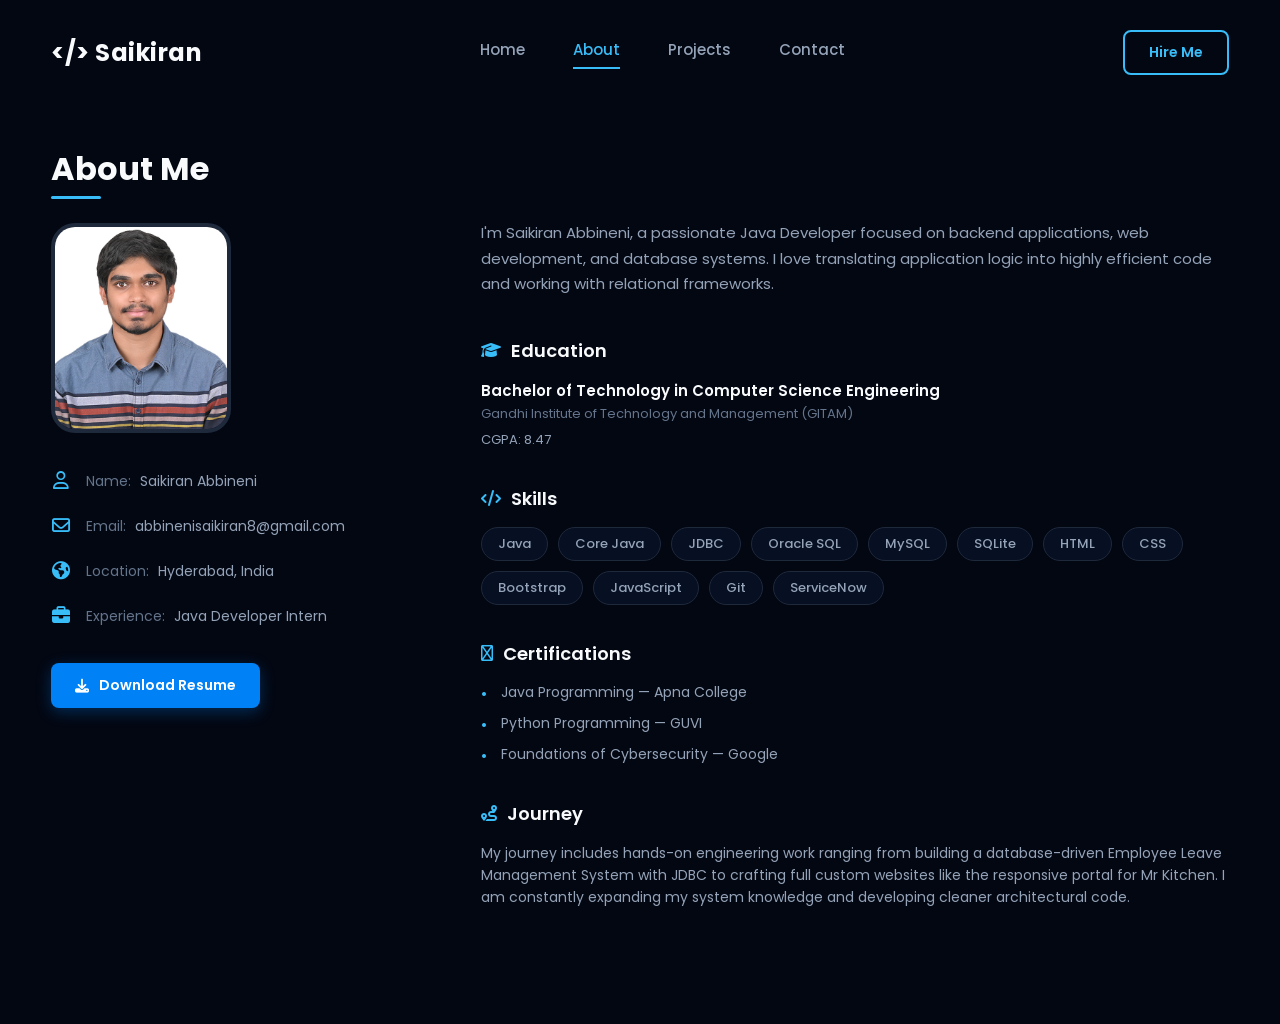
<file: about.html>
<!DOCTYPE html>
<html lang="en">
<head>
  <meta charset="UTF-8">
  <meta name="viewport" content="width=device-width, initial-scale=1.0">
  <title>About Me | Saikiran Abbineni</title>
  <link href="https://fonts.googleapis.com/css2?family=Poppins:wght@300;400;500;600;700&display=swap" rel="stylesheet">
  <link rel="stylesheet" href="https://cdnjs.cloudflare.com/ajax/libs/font-awesome/6.4.0/css/all.min.css">
  <link rel="stylesheet" href="style.css">
</head>
<body>

<div class="body-div">

  <header class="top-bar">
    <a href="#" class="logo">&lt;/&gt; Saikiran</a>
    <nav class="nav-links">
      <a href="index.html">Home</a>
      <a href="about.html" class="active-link">About</a>
      <a href="projects.html">Projects</a>
      <a href="contact.html">Contact</a>
    </nav>
    <a href="" class="hire-btn" id="hireBtn">Hire Me</a>
  </header>

  <main class="main-content">

    <div class="left-side">
      <h2 class="main-title">About Me</h2>

      <div class="profile-pic">
        <img src="profile.JPG" alt="Saikiran Abbineni">
      </div>

      <div class="info-list">
        <div class="info-line">
          <i class="fa-regular fa-user"></i>
          <div>
            <span class="gray-text">Name:</span>
            <span class="white-text">Saikiran Abbineni</span>
          </div>
        </div>
        <div class="info-line">
          <i class="fa-regular fa-envelope"></i>
          <div>
            <span class="gray-text">Email:</span>
            <span class="white-text">abbinenisaikiran8@gmail.com</span>
          </div>
        </div>
        <div class="info-line">
          <i class="fa-solid fa-earth-americas"></i>
          <div>
            <span class="gray-text">Location:</span>
            <span class="white-text">Hyderabad, India</span>
          </div>
        </div>
        <div class="info-line">
          <i class="fa-solid fa-briefcase"></i>
          <div>
            <span class="gray-text">Experience:</span>
            <span class="white-text">Java Developer Intern</span>
          </div>
        </div>
      </div>

      <a href="#" class="blue-btn" id="downloadBtn2"><i class="fa-solid fa-download"></i> Download Resume</a>
    </div>

    <div class="right-side">

      <p class="intro-text">
        I'm Saikiran Abbineni, a passionate Java Developer focused on backend applications, web development, and database systems. I love translating application logic into highly efficient code and working with relational frameworks.
      </p>

      <div class="info-section">
        <h3 class="section-heading"><i class="fa-solid fa-graduation-cap"></i> Education</h3>
        <div class="education-text">
          <h4>Bachelor of Technology in Computer Science Engineering</h4>
          <p class="school-name">Gandhi Institute of Technology and Management (GITAM)</p>
          <p class="grades">CGPA: 8.47</p>
        </div>
      </div>

      <div class="info-section">
        <h3 class="section-heading"><i class="fa-solid fa-code"></i> Skills</h3>
        <div class="skills-list">
          <span class="skill-tag">Java</span>
          <span class="skill-tag">Core Java</span>
          <span class="skill-tag">JDBC</span>
          <span class="skill-tag">Oracle SQL</span>
          <span class="skill-tag">MySQL</span>
          <span class="skill-tag">SQLite</span>
          <span class="skill-tag">HTML</span>
          <span class="skill-tag">CSS</span>
          <span class="skill-tag">Bootstrap</span>
          <span class="skill-tag">JavaScript</span>
          <span class="skill-tag">Git</span>
          <span class="skill-tag">ServiceNow</span>
        </div>
      </div>

      <div class="info-section">
        <h3 class="section-heading"><i class="fa-regular fa-award"></i> Certifications</h3>
        <ul class="bullet-points">
          <li>Java Programming — Apna College</li>
          <li>Python Programming — GUVI</li>
          <li>Foundations of Cybersecurity — Google</li>
        </ul>
      </div>

      <div class="info-section">
        <h3 class="section-heading"><i class="fa-solid fa-route"></i> Journey</h3>
        <p class="paragraph-text">
          My journey includes hands-on engineering work ranging from building a database-driven Employee Leave Management System with JDBC to crafting full custom websites like the responsive portal for Mr Kitchen. I am constantly expanding my system knowledge and developing cleaner architectural code.
        </p>
      </div>

    </div>

  </main>

</div>
<script src="script.js"></script>

</body>
</html>
</file>
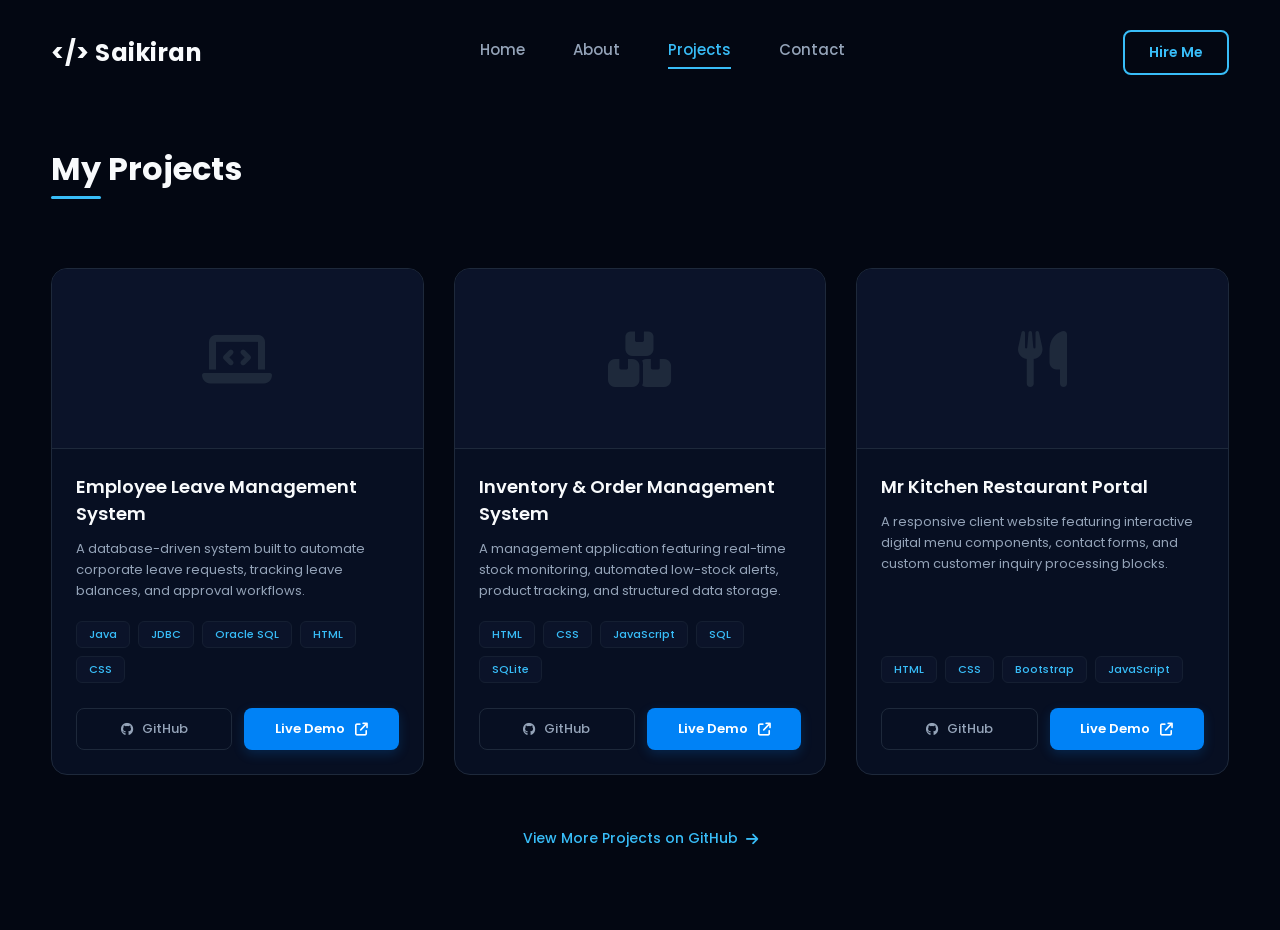
<file: projects.html>
<!DOCTYPE html>
<html lang="en">
<head>
  <meta charset="UTF-8">
  <meta name="viewport" content="width=device-width, initial-scale=1.0">
  <title>My Projects | Saikiran Abbineni</title>
  <link href="https://fonts.googleapis.com/css2?family=Poppins:wght@300;400;500;600;700&display=swap" rel="stylesheet">
  <link rel="stylesheet" href="https://cdnjs.cloudflare.com/ajax/libs/font-awesome/6.4.0/css/all.min.css">
  <link rel="stylesheet" href="style.css">
</head>
<body>

<div class="body-div">

  <header class="top-bar">
    <a href="#" class="logo">&lt;/&gt; Saikiran</a>
    <nav class="nav-links">
      <a href="index.html">Home</a>
      <a href="about.html" >About</a>
      <a href="projects.html" class="active-link">Projects</a>
      <a href="contact.html">Contact</a>
    </nav>
    <a href="" class="hire-btn" id="hireBtn">Hire Me</a>
  </header>

  <main class="main-content-projects">

    <div class="title-area">
      <h2 class="main-title">My Projects</h2>
    </div>

    <div class="projects-grid">

      <div class="project-card">
        <div class="image-box">
          <i class="fa-solid fa-laptop-code"></i>
        </div>
        <div class="card-text">
          <h3>Employee Leave Management System</h3>
          <p class="description">
            A database-driven system built to automate corporate leave requests, tracking leave balances, and approval workflows.
          </p>

          <div class="tech-list">
            <span class="tech-tag">Java</span>
            <span class="tech-tag">JDBC</span>
            <span class="tech-tag">Oracle SQL</span>
            <span class="tech-tag">HTML</span>
            <span class="tech-tag">CSS</span>
          </div>

          <div class="btn-group">
            <a href="#" class="outline-btn"><i class="fa-brands fa-github"></i> GitHub</a>
            <a href="#" class="blue-btn">Live Demo <i class="fa-solid fa-arrow-up-right-from-square"></i></a>
          </div>
        </div>
      </div>

      <div class="project-card">
        <div class="image-box">
          <i class="fa-solid fa-boxes-stacked"></i>
        </div>
        <div class="card-text">
          <h3>Inventory & Order Management System</h3>
          <p class="description">
            A management application featuring real-time stock monitoring, automated low-stock alerts, product tracking, and structured data storage.
          </p>

          <div class="tech-list">
            <span class="tech-tag">HTML</span>
            <span class="tech-tag">CSS</span>
            <span class="tech-tag">JavaScript</span>
            <span class="tech-tag">SQL</span>
            <span class="tech-tag">SQLite</span>
          </div>

          <div class="btn-group">
            <a href="#" class="outline-btn"><i class="fa-brands fa-github"></i> GitHub</a>
            <a href="#" class="blue-btn">Live Demo <i class="fa-solid fa-arrow-up-right-from-square"></i></a>
          </div>
        </div>
      </div>

      <div class="project-card">
        <div class="image-box">
          <i class="fa-solid fa-utensils"></i>
        </div>
        <div class="card-text">
          <h3>Mr Kitchen Restaurant Portal</h3>
          <p class="description">
            A responsive client website featuring interactive digital menu components, contact forms, and custom customer inquiry processing blocks.
          </p>

          <div class="tech-list">
            <span class="tech-tag">HTML</span>
            <span class="tech-tag">CSS</span>
            <span class="tech-tag">Bootstrap</span>
            <span class="tech-tag">JavaScript</span>
          </div>

          <div class="btn-group">
            <a href="#" class="outline-btn"><i class="fa-brands fa-github"></i> GitHub</a>
            <a href="#" class="blue-btn">Live Demo <i class="fa-solid fa-arrow-up-right-from-square"></i></a>
          </div>
        </div>
      </div>

    </div>

    <div class="bottom-area">
      <a href="https://github.com/Abbineni06" class="view-more-link">View More Projects on GitHub <i class="fa-solid fa-arrow-right"></i></a>
    </div>

  </main>

</div>
<script src="script.js"></script>
</body>
</html>
</file>
<file: style.css>
* {
    margin: 0;
    padding: 0;
    box-sizing: border-box;
    font-family: 'Poppins', sans-serif;
    -webkit-font-smoothing: antialiased;
    -moz-osx-font-smoothing: grayscale;
}

body {
    background-color: #030712;
    color: #F8FAFC;
    min-height: 100vh;
    min-height: -webkit-fill-available;
    width: 100%;
    overflow-x: hidden;
}

html {
    height: -webkit-fill-available;
}

.body-div, .container {
    width: 100%;
    max-width: 1400px;
    margin: 0 auto;
    padding: 0 4%;
}

header, .top-bar {
    display: flex;
    justify-content: space-between;
    align-items: center;
    padding: 30px 0;
    width: 100%;
}

.logo {
    font-size: 24px;
    font-weight: 700;
    color: #F8FAFC;
    text-decoration: none;
    letter-spacing: 0.5px;
}

nav a, .nav-links a {
    font-size: 15px;
    color: #94A3B8;
    text-decoration: none;
    margin: 0 22px;
    font-weight: 500;
    transition: color 0.3s;
    display: inline-block;
}

nav a:hover, nav a.active,
.nav-links a:hover, .nav-links a.active-link {
    color: #38BDF8;
    border-bottom: 2px solid #38BDF8;
    padding-bottom: 6px;
}

.hire-btn {
    padding: 10px 24px;
    background: transparent;
    border: 2px solid #38BDF8;
    color: #38BDF8;
    border-radius: 8px;
    text-decoration: none;
    font-weight: 600;
    font-size: 14px;
    transition: all 0.3s;
}

.hire-btn:hover {
    background-color: #0EA5E9;
    color: #030712;
    border-color: #0EA5E9;
}

.btn-resume-nav {
    padding: 10px 22px;
    background: transparent;
    border: 1px solid #475569;
    color: #F8FAFC;
    border-radius: 8px;
    text-decoration: none;
    font-size: 14px;
    font-weight: 500;
    transition: background 0.3s, border-color 0.3s;
}

.btn-resume-nav:hover {
    background-color: rgba(255, 255, 255, 0.05);
    border-color: #94A3B8;
}

.main-title {
    font-size: 32px;
    font-weight: 700;
    color: #F8FAFC;
    margin-bottom: 30px;
    position: relative;
    display: inline-block;
}

.main-title::after {
    content: '';
    position: absolute;
    left: 0;
    bottom: -6px;
    width: 50px;
    height: 3px;
    background-color: #38BDF8;
    border-radius: 2px;
}

.main-content, .contact-main-content {
    display: flex;
    gap: 50px;
    padding: 40px 0 80px 0;
    width: 100%;
}

.left-side {
    width: 380px;
    max-width: 100%;
    flex-shrink: 0;
    min-width: 0;
}

.right-side {
    flex: 1;
    padding-top: 75px;
    min-width: 0;
}

.blue-btn {
    display: inline-flex;
    align-items: center;
    gap: 10px;
    padding: 12px 24px;
    background-color: #0082F6;
    color: #FFFFFF;
    border-radius: 8px;
    text-decoration: none;
    font-weight: 600;
    font-size: 14px;
    box-shadow: 0 4px 15px rgba(0, 130, 246, 0.3);
    transition: background 0.3s;
}

.blue-btn:hover {
    background-color: #006dd1;
}

.hero {
    display: flex;
    align-items: center;
    justify-content: space-between;
    padding: 60px 0 40px 0;
    position: relative;
    min-height: 550px;
    width: 100%;
    gap: 20px;
}

@supports (-webkit-touch-callout: none) {
    .hero {
        min-height: -webkit-fill-available;
    }
}

.hero-content {
    flex: 1;
    max-width: 600px;
    z-index: 5;
    min-width: 0;
}

.badge {
    display: inline-block;
    padding: 6px 16px;
    background-color: rgba(30, 41, 59, 0.6);
    border: 1px solid #1E293B;
    border-radius: 20px;
    color: #38BDF8;
    font-size: 14px;
    font-weight: 500;
    margin-bottom: 20px;
}

.hero-content h1 {
    font-size: clamp(38px, 5vw, 72px);
    font-weight: 700;
    color: #F8FAFC;
    line-height: 1.1;
}

.hero-content h2 {
    font-size: clamp(22px, 3vw, 36px);
    font-weight: 700;
    color: #38BDF8;
    margin-bottom: 25px;
}

.hero-content p {
    font-size: 16px;
    color: #94A3B8;
    line-height: 1.6;
    margin-bottom: 35px;
    max-width: 480px;
}

.hero-btns {
    display: flex;
    gap: 18px;
    margin-bottom: 45px;
    flex-wrap: wrap;
}

.btn-primary {
    padding: 14px 32px;
    background-color: #0082F6;
    color: #FFFFFF;
    border-radius: 8px;
    text-decoration: none;
    font-weight: 600;
    font-size: 15px;
    display: flex;
    align-items: center;
    gap: 8px;
    box-shadow: 0 4px 20px rgba(0, 130, 246, 0.3);
    transition: background 0.3s;
}

.btn-primary:hover {
    background-color: #006dd1;
}

.btn-outline {
    padding: 14px 32px;
    background: transparent;
    border: 1px solid #1E293B;
    color: #F8FAFC;
    border-radius: 8px;
    text-decoration: none;
    font-weight: 500;
    font-size: 15px;
    display: flex;
    align-items: center;
    gap: 10px;
    transition: background 0.3s;
}

.btn-outline:hover {
    background: rgba(255, 255, 255, 0.03);
}

.social-share {
    display: flex;
    align-items: center;
    gap: 15px;
    flex-wrap: wrap;
}

.social-share span {
    font-size: 14px;
    color: #64748B;
}

.social-links {
    display: flex;
    gap: 12px;
}

.social-links a {
    width: 38px;
    height: 38px;
    background-color: #0B1329;
    border: 1px solid #1E293B;
    border-radius: 50%;
    display: flex;
    justify-content: center;
    align-items: center;
    color: #94A3B8;
    text-decoration: none;
    font-size: 15px;
    transition: color 0.3s, border-color 0.3s;
}

.social-links a:hover {
    color: #38BDF8;
    border-color: #38BDF8;
}

.hero-image-wrapper {
    position: relative;
    width: 100%;
    max-width: 500px;
    height: auto;
    z-index: 1;
}

.hero-img {
    width: 100%;
    height: auto;
    max-height: 520px;
    object-fit: contain;
    border-radius: 20%;
    mix-blend-mode: lighten;
}

.skills-section {
    background-color: #070F22;
    border: 1px solid #0F172A;
    border-radius: 16px;
    padding: 40px;
    margin-bottom: 30px;
    width: 100%;
}

.section-title-area {
    text-align: center;
    margin-bottom: 35px;
}

.section-title-area .sub-title {
    font-size: 11px;
    font-weight: 600;
    letter-spacing: 1.5px;
    color: #38BDF8;
    display: block;
    margin-bottom: 5px;
}

.section-title-area h3 {
    font-size: 22px;
    font-weight: 700;
    color: #F8FAFC;
}

.skills-grid {
    display: flex;
    flex-wrap: wrap;
    justify-content: space-evenly;
    gap: 16px;
    width: 100%;
}

.skill-card {
    background-color: #0B1329;
    border: 1px solid #151F32;
    border-radius: 12px;
    padding: 22px 10px;
    width: 115px;
    flex-shrink: 0;
    display: flex;
    flex-direction: column;
    align-items: center;
    gap: 14px;
    transition: transform 0.2s, border-color 0.2s;
}

.skill-card:hover {
    transform: translateY(-4px);
    border-color: #1E293B;
}

.skill-card img {
    width: 40px;
    height: 40px;
}

.invert-mysql {
    filter: brightness(0) invert(1);
}

.skill-card span {
    font-size: 13px;
    font-weight: 500;
    color: #94A3B8;
}

.about-footer {
    background-color: #070F22;
    border: 1px solid #0F172A;
    border-radius: 16px;
    padding: 30px 40px;
    display: flex;
    justify-content: space-between;
    align-items: center;
    margin-bottom: 50px;
    gap: 40px;
    width: 100%;
}

.about-profile {
    display: flex;
    align-items: center;
    gap: 20px;
    flex: 1;
    min-width: 0;
}

.profile-icon {
    width: 56px;
    height: 56px;
    border-radius: 50%;
    border: 1px solid #0082F6;
    display: flex;
    justify-content: center;
    align-items: center;
    color: #38BDF8;
    font-size: 20px;
    flex-shrink: 0;
}

.profile-text h4 {
    font-size: 18px;
    color: #F8FAFC;
    margin-bottom: 4px;
}

.profile-text p {
    font-size: 13px;
    color: #94A3B8;
    line-height: 1.5;
    max-width: 520px;
}

.stats-counter {
    display: flex;
    gap: 40px;
    flex-shrink: 0;
}

.stat-item {
    text-align: center;
    position: relative;
}

.stat-item:not(:last-child)::after {
    content: '';
    position: absolute;
    right: -20px;
    top: 15%;
    width: 1px;
    height: 70%;
    background-color: #151F32;
}

.stat-item i {
    color: #38BDF8;
    font-size: 16px;
    margin-bottom: 6px;
}

.stat-item h5 {
    font-size: 20px;
    color: #F8FAFC;
    font-weight: 700;
}

.stat-item p {
    font-size: 11px;
    color: #64748B;
    margin-top: 2px;
}

.profile-pic {
    width: 180px;
    height: 210px;
    border-radius: 24px;
    overflow: hidden;
    border: 4px solid #1E293B;
    margin-bottom: 35px;
}

.profile-pic img {
    width: 100%;
    height: 100%;
    object-fit: cover;
}

.info-list {
    display: flex;
    flex-direction: column;
    gap: 20px;
    margin-bottom: 35px;
}

.info-line {
    display: flex;
    align-items: center;
    gap: 15px;
}

.info-line i {
    color: #38BDF8;
    font-size: 18px;
    width: 20px;
    text-align: center;
}

.info-line .gray-text {
    font-size: 14px;
    color: #64748B;
    margin-right: 5px;
}

.info-line .white-text {
    font-size: 14px;
    color: #94A3B8;
}

.intro-text {
    font-size: 15px;
    color: #94A3B8;
    line-height: 1.7;
    margin-bottom: 40px;
}

.info-section {
    margin-bottom: 35px;
}

.section-heading {
    font-size: 18px;
    font-weight: 600;
    color: #F8FAFC;
    margin-bottom: 15px;
    display: flex;
    align-items: center;
    gap: 10px;
}

.section-heading i {
    color: #38BDF8;
    font-size: 16px;
}

.education-text h4 {
    font-size: 15px;
    font-weight: 600;
    color: #F8FAFC;
}

.education-text .school-name {
    font-size: 13px;
    color: #64748B;
    margin: 2px 0 6px 0;
}

.education-text .grades {
    font-size: 13px;
    color: #94A3B8;
}

.skills-list {
    display: flex;
    flex-wrap: wrap;
    gap: 10px;
}

.skill-tag {
    background-color: #070F22;
    border: 1px solid #1E293B;
    color: #94A3B8;
    padding: 6px 16px;
    border-radius: 20px;
    font-size: 13px;
    font-weight: 500;
}

.bullet-points {
    list-style: none;
    display: flex;
    flex-direction: column;
    gap: 10px;
}

.bullet-points li {
    font-size: 14px;
    color: #94A3B8;
    position: relative;
    padding-left: 20px;
}

.bullet-points li::before {
    content: '•';
    color: #38BDF8;
    position: absolute;
    left: 0;
    font-size: 18px;
    top: -2px;
}

.paragraph-text {
    font-size: 14px;
    color: #94A3B8;
    line-height: 1.6;
}

.main-content-projects {
    display: block;
    padding: 40px 0 80px 0;
    width: 100%;
}

.title-area {
    margin-bottom: 45px;
    width: 100%;
}

.projects-grid {
    display: grid;
    grid-template-columns: repeat(3, 1fr);
    gap: 30px;
    width: 100%;
}

.project-card {
    background-color: #070F22;
    border: 1px solid #1E293B;
    border-radius: 16px;
    overflow: hidden;
    display: flex;
    flex-direction: column;
    transition: transform 0.3s, border-color 0.3s;
    width: 100%;
}

.project-card:hover {
    transform: translateY(-6px);
    border-color: #38BDF8;
}

.image-box {
    background-color: #0B1329;
    height: 180px;
    display: flex;
    justify-content: center;
    align-items: center;
    border-bottom: 1px solid #1E293B;
}

.image-box i {
    color: #1E293B;
    font-size: 56px;
    transition: color 0.3s;
}

.project-card:hover .image-box i {
    color: #38BDF8;
}

.card-text {
    padding: 24px;
    display: flex;
    flex-direction: column;
    flex: 1;
}

.card-text h3 {
    font-size: 18px;
    font-weight: 600;
    color: #F8FAFC;
    margin-bottom: 12px;
}

.card-text .description {
    font-size: 13px;
    color: #94A3B8;
    line-height: 1.6;
    margin-bottom: 20px;
    flex: 1;
}

.tech-list {
    display: flex;
    flex-wrap: wrap;
    gap: 8px;
    margin-bottom: 25px;
}

.tech-tag {
    background-color: #0B1329;
    border: 1px solid #151F32;
    color: #38BDF8;
    font-size: 11px;
    font-weight: 500;
    padding: 4px 12px;
    border-radius: 6px;
}

.btn-group {
    display: flex;
    gap: 12px;
}

.outline-btn {
    flex: 1;
    padding: 10px 0;
    text-align: center;
    background: transparent;
    border: 1px solid #1E293B;
    color: #94A3B8;
    text-decoration: none;
    font-size: 13px;
    font-weight: 500;
    border-radius: 8px;
    display: flex;
    justify-content: center;
    align-items: center;
    gap: 8px;
    transition: all 0.2s;
}

.outline-btn:hover {
    color: #F8FAFC;
    border-color: #64748B;
    background-color: rgba(255, 255, 255, 0.02);
}

.project-card .blue-btn {
    flex: 1;
    padding: 10px 0;
    justify-content: center;
    font-size: 13px;
    box-shadow: 0 4px 12px rgba(0, 130, 246, 0.2);
}

.bottom-area {
    text-align: center;
    margin-top: 50px;
    width: 100%;
}

.view-more-link {
    color: #38BDF8;
    font-size: 14px;
    font-weight: 500;
    text-decoration: none;
    display: inline-flex;
    align-items: center;
    gap: 8px;
    transition: gap 0.2s;
}

.view-more-link:hover {
    gap: 14px;
    text-decoration: underline;
}

.contact-left-side {
    width: 420px;
    max-width: 100%;
    flex-shrink: 0;
    min-width: 0;
}

.contact-main-title {
    margin-bottom: 45px;
}

.contact-list {
    display: flex;
    flex-direction: column;
    gap: 30px;
}

.contact-line {
    display: flex;
    align-items: center;
    gap: 20px;
}

.contact-line i {
    width: 46px;
    height: 46px;
    background-color: #070F22;
    border: 1px solid #1E293B;
    color: #38BDF8;
    border-radius: 50%;
    display: flex;
    justify-content: center;
    align-items: center;
    font-size: 16px;
    flex-shrink: 0;
}

.contact-line .label-text {
    display: block;
    font-size: 13px;
    color: #64748B;
    margin-bottom: 2px;
}

.contact-line .detail-text {
    display: block;
    font-size: 15px;
    color: #94A3B8;
    font-weight: 500;
}

.contact-right-side {
    flex: 1;
    padding-top: 15px;
    min-width: 0;
}

.message-form {
    display: flex;
    flex-direction: column;
    gap: 20px;
}

.form-row {
    display: flex;
    gap: 20px;
}

.form-row .input-field {
    flex: 1;
}

.input-field {
    width: 100%;
    background-color: #070F22;
    border: 1px solid #1E293B;
    color: #F8FAFC;
    padding: 16px;
    border-radius: 8px;
    font-size: 14px;
    outline: none;
    transition: border-color 0.2s;
    -webkit-appearance: none;
}

.text-field {
    width: 100%;
    background-color: #070F22;
    border: 1px solid #1E293B;
    color: #F8FAFC;
    padding: 16px;
    border-radius: 8px;
    font-size: 14px;
    outline: none;
    resize: none;
    transition: border-color 0.2s;
    -webkit-appearance: none;
}

.input-field:focus, .text-field:focus {
    border-color: #38BDF8;
}

.submit-btn {
    align-self: flex-start;
    padding: 14px 32px;
    background-color: #0082F6;
    color: #FFFFFF;
    border: none;
    border-radius: 8px;
    font-size: 14px;
    font-weight: 600;
    cursor: pointer;
    display: flex;
    align-items: center;
    gap: 10px;
    box-shadow: 0 4px 15px rgba(0, 130, 246, 0.3);
    transition: background-color 0.2s;
}

.submit-btn:hover {
    background-color: #006dd1;
}

@media (min-width: 1025px) {
    .hero {
        min-height: 550px;
    }
}

@media (max-width: 1024px) {
    .hero {
        flex-direction: column;
        text-align: center;
        padding: 40px 0;
        justify-content: center;
    }
    .hero-content {
        max-width: 100%;
        display: flex;
        flex-direction: column;
        align-items: center;
    }
    .hero-btns {
        justify-content: center;
    }
    .hero-image-wrapper {
        margin-top: 30px;
    }
    .main-content, .contact-main-content {
        flex-direction: column;
        gap: 40px;
    }
    .left-side, .contact-left-side {
        width: 100%;
        display: flex;
        flex-direction: column;
        align-items: center;
        text-align: center;
    }
    .right-side, .contact-right-side {
        padding-top: 0;
    }
    .about-footer {
        flex-direction: column;
        gap: 30px;
        padding: 30px 20px;
        text-align: center;
    }
    .about-profile {
        flex-direction: column;
    }
    .projects-grid {
        grid-template-columns: repeat(2, 1fr);
    }
    .skills-grid {
        justify-content: center;
    }
}

@media (max-width: 768px) {
    .body-div, .container {
        padding: 0 20px;
    }
    header, .top-bar {
        flex-direction: column;
        gap: 20px;
        padding: 20px 0;
    }
    nav a, .nav-links a {
        margin: 5px 10px;
        font-size: 14px;
    }
    .form-row {
        flex-direction: column;
        gap: 20px;
    }
    .submit-btn {
        width: 100%;
        justify-content: center;
    }
    .stats-counter {
        width: 100%;
        justify-content: space-around;
        gap: 15px;
    }
    .stat-item:not(:last-child)::after {
        display: none;
    }
    .projects-grid {
        grid-template-columns: 1fr;
    }
    .hero-content h1 {
        font-size: 38px;
    }
    .hero-content h2 {
        font-size: 22px;
    }
}
</file>
